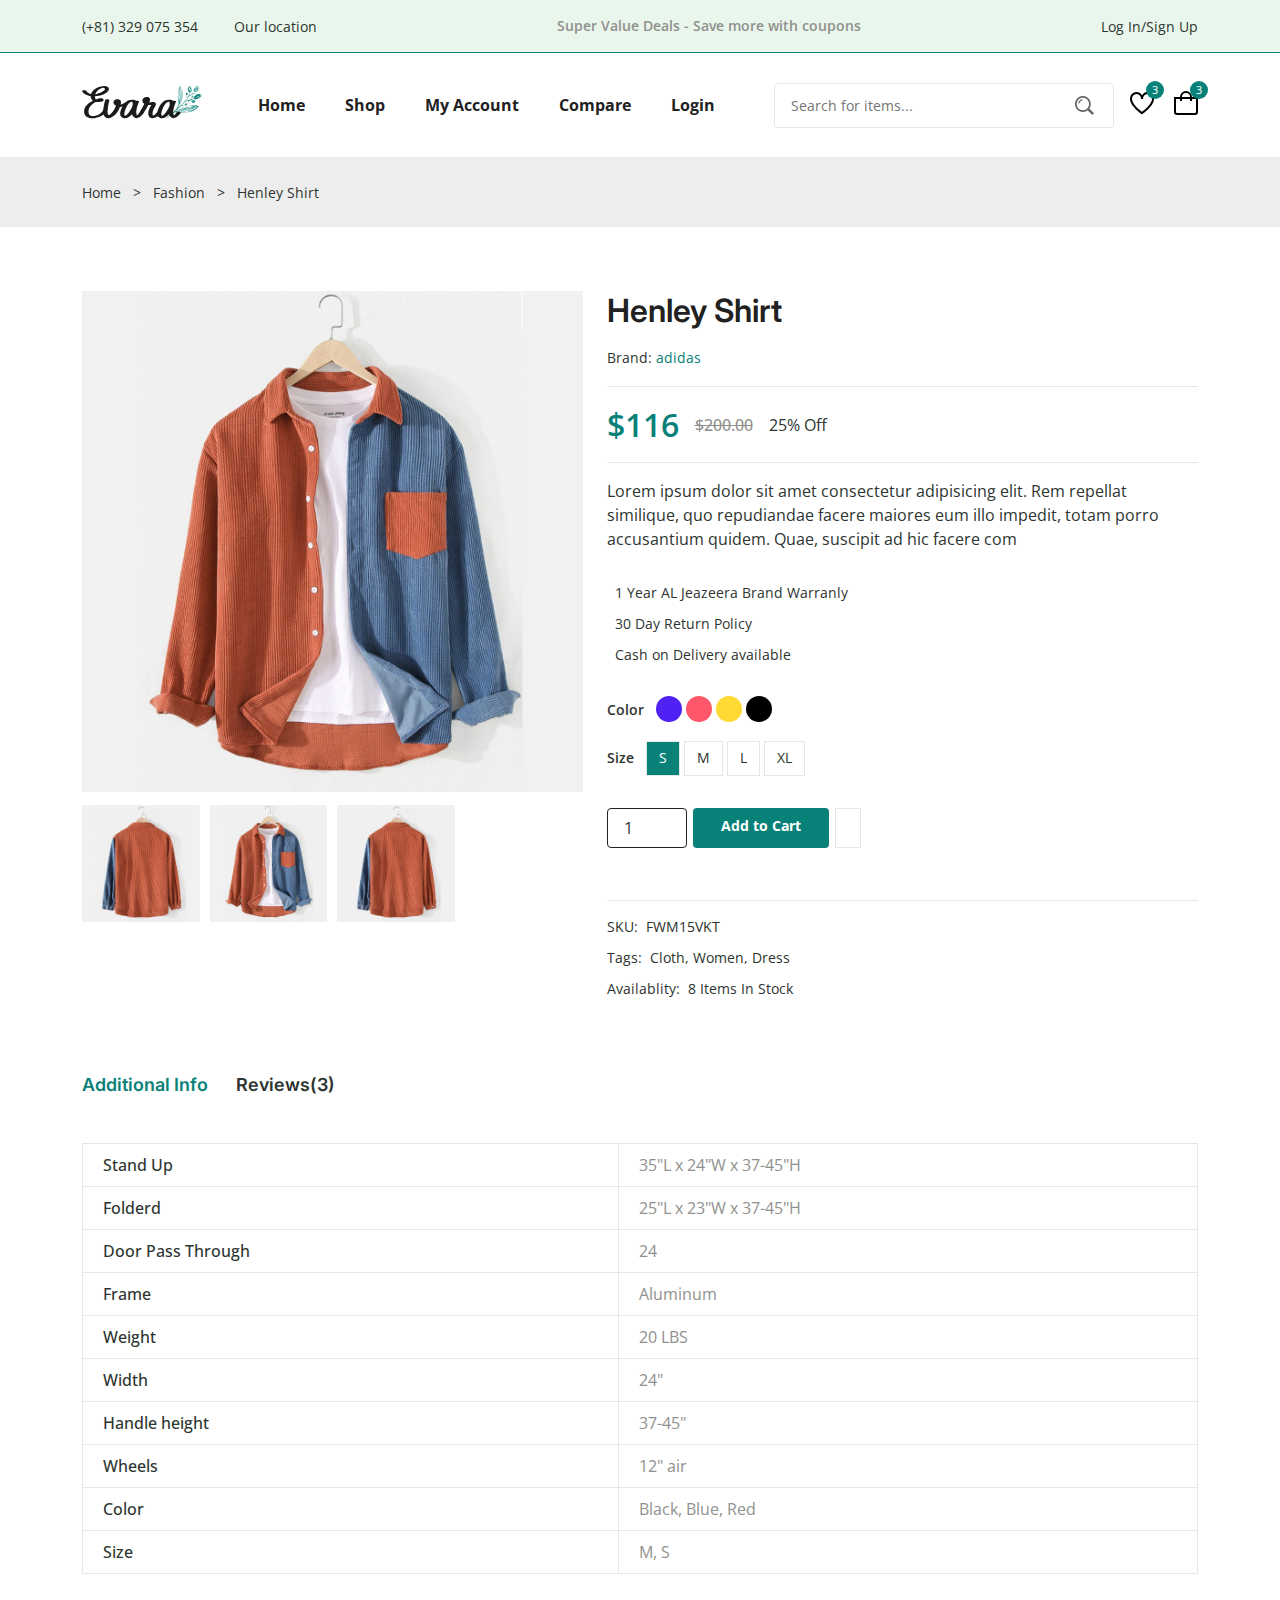
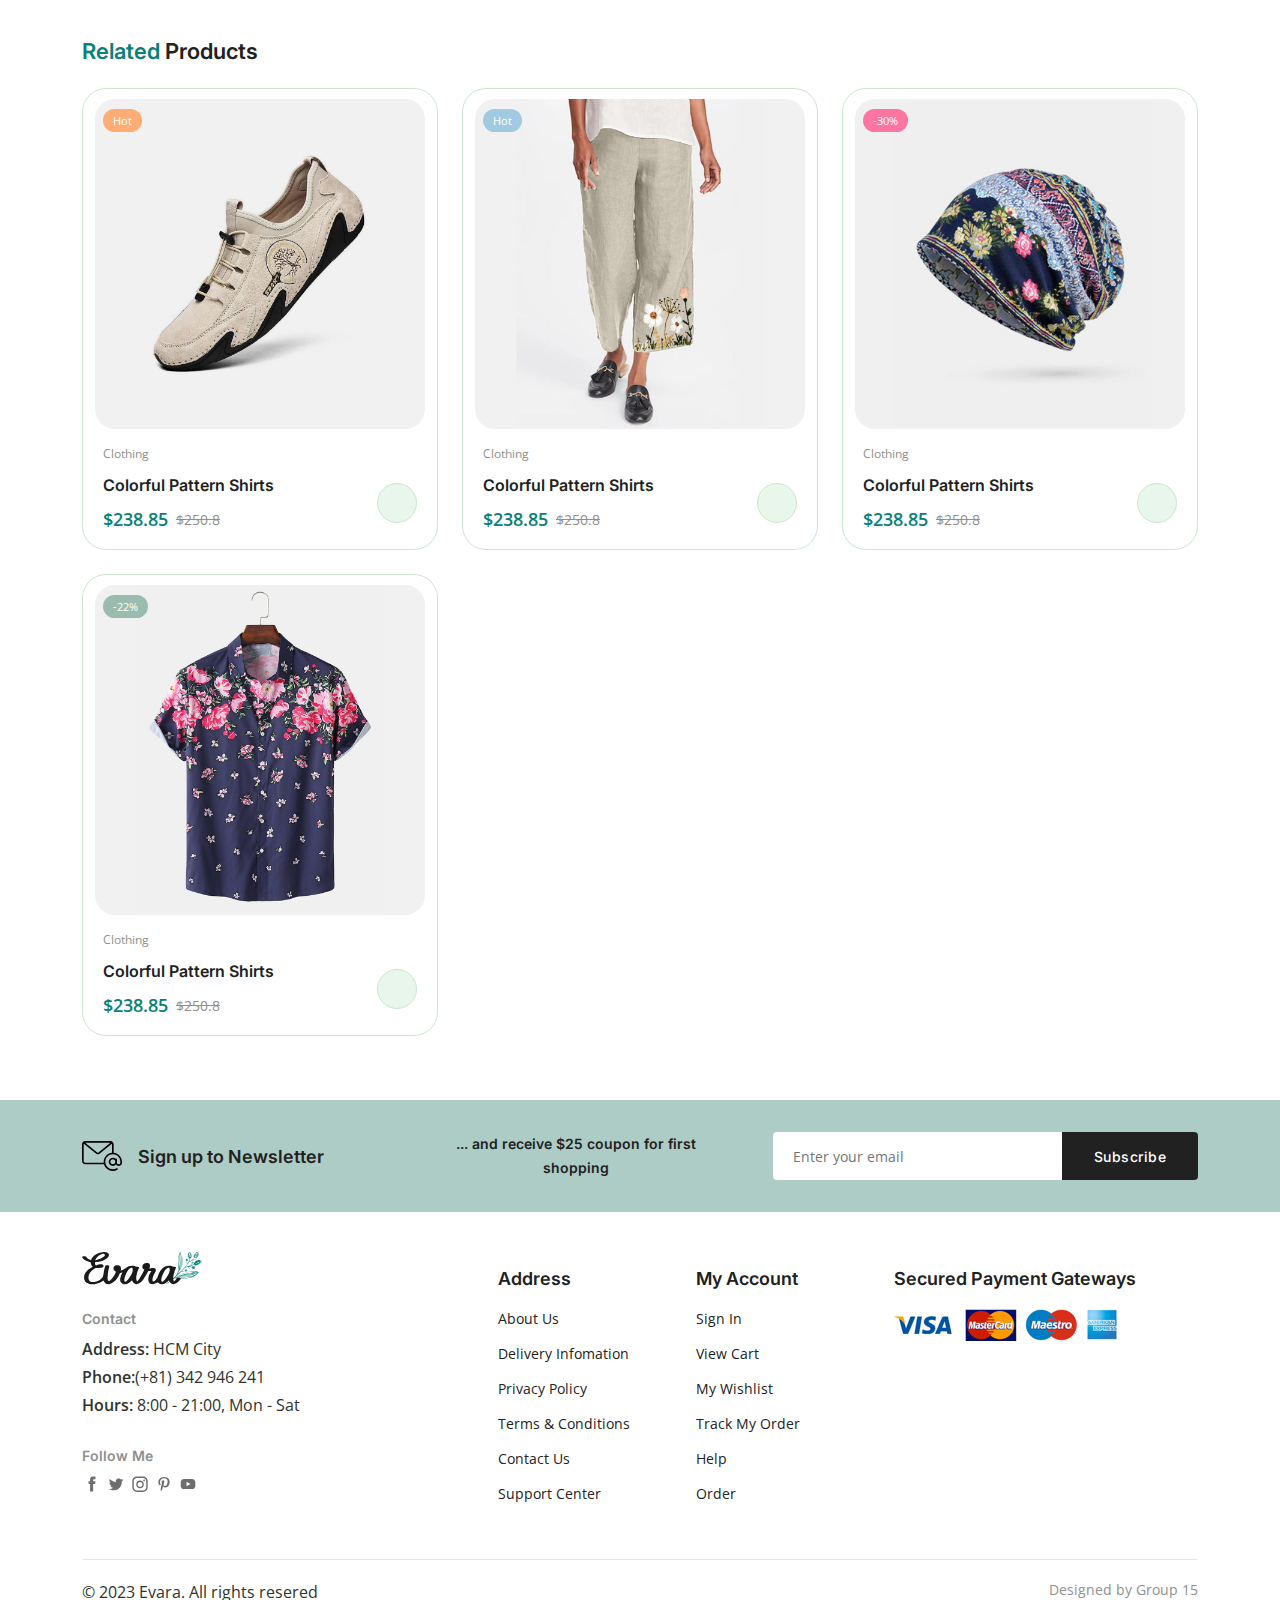
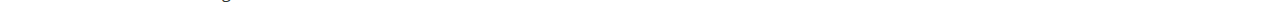
<file: details.html>
<!DOCTYPE html>
<html lang="en">

<head>
    <meta charset="UTF-8" />
    <meta name="viewport" content="width=device-width, initial-scale=1.0" />

    <!--=============== FLATICON ===============-->
    <link rel='stylesheet' href='https://cdn-uicons.flaticon.com/2.0.0/uicons-regular-straight/css/uicons-regular-straight.css'>

    <!--=============== SWIPER CSS ===============-->
    <link rel="stylesheet" href="https://cdn.jsdelivr.net/npm/swiper@11/swiper-bundle.min.css" />

    <!--=============== CSS ===============-->
    <link rel="stylesheet" href="./assets/css/styles.css" />

    <title>Ecommerce Website</title>
</head>

<body>
    <!--=============== HEADER ===============-->
    <header class="header">
        <div class="header__top">
            <div class="header__container container">
                <div class="header__contact">
                    <span>(+81) 329 075 354</span>

                    <span>Our location</span>
                </div>

                <p class="header__alert-news">
                    Super Value Deals - Save more with coupons
                </p>

                <div class="header__top-action">
                    <a href="#">Log In</a>/<a href="#">Sign Up</a>
                </div>
            </div>
        </div>

        <nav class="nav container">
            <a href="#" class="nav__logo">
                <img src="./assets/img/logo.svg" alt="" class="nav__logo-img">
            </a>

            <div class="nav__menu" id="nav-menu">
                <ul class="nav__list">
                    <li class="nav__item">
                        <a href="index.html" class="nav__link ">Home</a>
                    </li>

                    <li class="nav__item">
                        <a href="shop.html" class="nav__link">Shop</a>
                    </li>

                    <li class="nav__item">
                        <a href="account.html" class="nav__link">My Account</a>
                    </li>

                    <li class="nav__item">
                        <a href="compare.html" class="nav__link">Compare</a>
                    </li>

                    <li class="nav__item">
                        <a href="login-register.html" class="nav__link">Login</a>
                    </li>
                </ul>

                <div class="header__search">
                    <input type="text" placeholder="Search for items..." class="form__input" />

                    <button class="search__btn">
                  <img src="./assets/img/search.png" alt=""/>
                </button>
                </div>
            </div>

            <div class="header__user-actions">
                <a href="wishlist.html" class="header__action-btn">
                    <img src="./assets/img/icon-heart.svg" alt="">
                    <span class="count">3</span>
                </a>

                <a href="cart.html" class="header__action-btn">
                    <img src="./assets/img/icon-cart.svg" alt="">
                    <span class="count">3</span>
                </a>
            </div>
        </nav>
    </header>

    <!--=============== MAIN ===============-->
    <main class="main">
        <!--=============== BREADCRUMB ===============-->
        <section class="breadcrumb">
            <ul class="breadcrumb__list flex container">
                <li><a href="index.html" class="breadcrumb__link">Home</a></li>
                <li>
                    <span class="breadcrumb__link">></span>
                </li>
                <li>
                    <span class="breadcrumb__link">Fashion</span>
                </li>
                <li>
                    <span class="breadcrumb__link">></span>
                </li>
                <li>
                    <span class="breadcrumb__link">Henley Shirt</span>
                </li>
            </ul>
        </section>

        <!--=============== DETAILS ===============-->
        <section class="details section--lg">
            <div class="details__container container grid">
                <div class="details__group">
                    <img src="./assets/img/product-8-1.jpg" alt="" class="details__img">

                    <div class="details__small-images grid">
                        <img src="./assets/img/product-8-2.jpg" alt="" class="details__small-img">

                        <img src="./assets/img/product-8-1.jpg" alt="" class="details__small-img">

                        <img src="./assets/img/product-8-2.jpg" alt="" class="details__small-img">
                    </div>
                </div>

                <div class="details__group">
                    <h3 class="details__title">Henley Shirt</h3>
                    <p class="details__brand">Brand: <span>adidas</span></p>

                    <div class="details__price flex">
                        <span class="new__price">$116</span>
                        <span class="old__price">$200.00</span>
                        <span class="save__price">25% Off</span>
                    </div>

                    <p class="short__description">
                        Lorem ipsum dolor sit amet consectetur adipisicing elit. Rem repellat similique, quo repudiandae facere maiores eum illo impedit, totam porro accusantium quidem. Quae, suscipit ad hic facere com
                    </p>

                    <ul class="product__list">
                        <li class="list__item flex">
                            <i class="fi-rs-crown"></i> 1 Year AL Jeazeera Brand Warranly
                        </li>

                        <li class="list__item flex">
                            <i class="fi-rs-refresh"></i> 30 Day Return Policy
                        </li>

                        <li class="list__item flex">
                            <i class="fi-rs-credit-card"></i> Cash on Delivery available
                        </li>
                    </ul>

                    <div class="details__color flex">
                        <span class="details__color-title">Color</span>

                        <ul class="color__list">
                            <li>
                                <a href="#" class="color__link" style="background-color: hsl(253, 89%, 54%);"></a>
                            </li>

                            <li>
                                <a href="#" class="color__link" style="background-color: hsl(353, 100%, 67%);"></a>
                            </li>

                            <li>
                                <a href="#" class="color__link" style="background-color: hsl(49, 100%, 60%);"></a>
                            </li>

                            <li>
                                <a href="#" class="color__link" style="background-color: hsl(0, 0%, 0%);"></a>
                            </li>
                        </ul>
                    </div>

                    <div class="details__size flex">
                        <span class="details__size-title">Size</span>

                        <ul class="size__list">
                            <li>
                                <a href="#" class="size__link size-active">S</a>
                            </li>

                            <li>
                                <a href="#" class="size__link">M</a>
                            </li>

                            <li>
                                <a href="#" class="size__link">L</a>
                            </li>

                            <li>
                                <a href="#" class="size__link">XL</a>
                            </li>
                        </ul>
                    </div>

                    <div class="details__action">
                        <input type="number" name="" class="quantity" value="1" />

                        <a href="#" class="btn btn--sm">Add to Cart</a>

                        <a href="" class="details__action-btn">
                            <i class="fi fi-rs-heart"></i>
                        </a>
                    </div>

                    <ul class="details__meta">
                        <li class="meta__list flex"><span>SKU:</span> FWM15VKT</li>

                        <li class="meta__list flex"><span>Tags:</span> Cloth, Women, Dress</li>

                        <li class="meta__list flex"><span>Availablity:</span> 8 Items In Stock</li>

                    </ul>
                </div>
            </div>
        </section>

        <!--=============== DETAILS TAB ===============-->
        <section class="details__tab container">
            <div class="detail__tabs">
                <span class="detail__tab active-tab" data-target="#info">
                    Additional Info
                </span>
                <span class="detail__tab" data-target="#reviews">Reviews(3)</span>
            </div>

            <div class="details__tabs-content">
                <div class="details__tab-content active-tab" content id="info">
                    <table class="info__table">
                        <tr>
                            <th>Stand Up</th>
                            <td>35"L x 24"W x 37-45"H</td>
                        </tr>

                        <tr>
                            <th>Folderd</th>
                            <td>25"L x 23"W x 37-45"H</td>
                        </tr>

                        <tr>
                            <th>Door Pass Through</th>
                            <td>24</td>
                        </tr>

                        <tr>
                            <th>Frame</th>
                            <td>Aluminum</td>
                        </tr>

                        <tr>
                            <th>Weight</th>
                            <td>20 LBS</td>
                        </tr>

                        <tr>
                            <th>Width</th>
                            <td>24"</td>
                        </tr>

                        <tr>
                            <th>Handle height</th>
                            <td>37-45"</td>
                        </tr>

                        <tr>
                            <th>Wheels</th>
                            <td>12" air</td>
                        </tr>

                        <tr>
                            <th>Color</th>
                            <td>Black, Blue, Red</td>
                        </tr>

                        <tr>
                            <th>Size</th>
                            <td>M, S</td>
                        </tr>

                    </table>
                </div>

                <div class="details__tab-content" content id="reviews">
                    <div class="reviews__container grid">
                        <div class="review__single">
                            <div>
                                <img src="./assets/img/avatar-1.jpg" alt="" class="review__img">
                                <h4 class="review__title">Jacky Chan</h4>
                            </div>

                            <div class="review__data">
                                <div class="review__rating">
                                    <i class="fi fi-rs-star"></i>
                                    <i class="fi fi-rs-star"></i>
                                    <i class="fi fi-rs-star"></i>
                                    <i class="fi fi-rs-star"></i>
                                    <i class="fi fi-rs-star"></i>
                                </div>

                                <p class="review__description">
                                    Thank you very fast shipping from Poland only 3days.
                                </p>

                                <span class="review__date">November 14, 2023 at 23:11</span>
                            </div>
                        </div>

                        <div class="review__single">
                            <div>
                                <img src="./assets/img/avatar-2.jpg" alt="" class="review__img">
                                <h4 class="review__title">Jacky Chan</h4>
                            </div>

                            <div class="review__data">
                                <div class="review__rating">
                                    <i class="fi fi-rs-star"></i>
                                    <i class="fi fi-rs-star"></i>
                                    <i class="fi fi-rs-star"></i>
                                    <i class="fi fi-rs-star"></i>
                                    <i class="fi fi-rs-star"></i>
                                </div>

                                <p class="review__description">
                                    Great low price and works well.
                                </p>

                                <span class="review__date">November 14, 2023 at 23:11</span>
                            </div>
                        </div>

                        <div class="review__single">
                            <div>
                                <img src="./assets/img/avatar-3.jpg" alt="" class="review__img">
                                <h4 class="review__title">Jacky Chan</h4>
                            </div>

                            <div class="review__data">
                                <div class="review__rating">
                                    <i class="fi fi-rs-star"></i>
                                    <i class="fi fi-rs-star"></i>
                                    <i class="fi fi-rs-star"></i>
                                    <i class="fi fi-rs-star"></i>
                                    <i class="fi fi-rs-star"></i>
                                </div>

                                <p class="review__description">
                                    Thank you very much.
                                </p>

                                <span class="review__date">November 14, 2023 at 23:11</span>
                            </div>
                        </div>
                    </div>

                    <div class="review__form">
                        <h4 class="review__form-title">Add a review</h4>

                        <div class="rate__product">
                            <i class="fi fi-rs-star"></i>
                            <i class="fi fi-rs-star"></i>
                            <i class="fi fi-rs-star"></i>
                            <i class="fi fi-rs-star"></i>
                            <i class="fi fi-rs-star"></i>
                        </div>

                        <form action="" class="form grid">
                            <textarea name="" class="form__input textarea" placeholder="Write Comment"></textarea>

                            <div class="form__group grid">
                                <input type="text" name="" placeholder="Name" class="form__input">

                                <input type="email" name="" placeholder="Email" class="form__input">
                            </div>

                            <div class="form__btn">
                                <button class="btn">Submit Review</button>
                            </div>
                        </form>
                    </div>
                </div>
            </div>
        </section>

        <!--=============== PRODUCTS ===============-->
        <section class="products container section--lg">
            <h3 class="section__title"><span>Related</span> Products</h3>

            <div class="products__container grid">

                <div class="product__item">
                    <div class="product__banner">
                        <a href="details.html" class="product__images">
                            <img src="./assets/img/product-3-1.jpg" alt="" class="product__img default">

                            <img src="./assets/img/product-3-2.jpg" alt="" class="product__img hover">
                        </a>

                        <div class="product__actions">
                            <a href="#" class="action__btn" aria-label="Quick View">
                                <i class="fi fi-rs-eye"></i>
                            </a>

                            <a href="#" class="action__btn" aria-label="Add To Wishlist">
                                <i class="fi fi-rs-heart"></i>
                            </a>

                            <a href="#" class="action__btn" aria-label="Compare">
                                <i class="fi fi-rs-shuffle"></i>
                            </a>
                        </div>

                        <div class="product__badge light-orange">Hot</div>
                    </div>
                    <div class="product__content">
                        <span class="product__category">Clothing</span>
                        <a href="details.html">
                            <h3 class="product__title">Colorful Pattern Shirts</h3>
                        </a>
                        <div class="product__rating">
                            <i class="fi fi-rs-star"></i>
                            <i class="fi fi-rs-star"></i>
                            <i class="fi fi-rs-star"></i>
                            <i class="fi fi-rs-star"></i>
                            <i class="fi fi-rs-star"></i>
                        </div>
                        <div class="product__price flex">
                            <span class="new__price">$238.85</span>
                            <span class="old__price">$250.8</span>
                        </div>

                        <a href="#" class="action__btn cart__btn" aria-label="Add To Cart">
                            <i class="fi fi-rs-shopping-bag-add"></i>
                        </a>
                    </div>
                </div>

                <div class="product__item">
                    <div class="product__banner">
                        <a href="details.html" class="product__images">
                            <img src="./assets/img/product-4-1.jpg" alt="" class="product__img default">

                            <img src="./assets/img/product-4-2.jpg" alt="" class="product__img hover">
                        </a>

                        <div class="product__actions">
                            <a href="#" class="action__btn" aria-label="Quick View">
                                <i class="fi fi-rs-eye"></i>
                            </a>

                            <a href="#" class="action__btn" aria-label="Add To Wishlist">
                                <i class="fi fi-rs-heart"></i>
                            </a>

                            <a href="#" class="action__btn" aria-label="Compare">
                                <i class="fi fi-rs-shuffle"></i>
                            </a>
                        </div>

                        <div class="product__badge light-blue">Hot</div>
                    </div>
                    <div class="product__content">
                        <span class="product__category">Clothing</span>
                        <a href="details.html">
                            <h3 class="product__title">Colorful Pattern Shirts</h3>
                        </a>
                        <div class="product__rating">
                            <i class="fi fi-rs-star"></i>
                            <i class="fi fi-rs-star"></i>
                            <i class="fi fi-rs-star"></i>
                            <i class="fi fi-rs-star"></i>
                            <i class="fi fi-rs-star"></i>
                        </div>
                        <div class="product__price flex">
                            <span class="new__price">$238.85</span>
                            <span class="old__price">$250.8</span>
                        </div>

                        <a href="#" class="action__btn cart__btn" aria-label="Add To Cart">
                            <i class="fi fi-rs-shopping-bag-add"></i>
                        </a>
                    </div>
                </div>

                <div class="product__item">
                    <div class="product__banner">
                        <a href="details.html" class="product__images">
                            <img src="./assets/img/product-5-1.jpg" alt="" class="product__img default">

                            <img src="./assets/img/product-5-2.jpg" alt="" class="product__img hover">
                        </a>

                        <div class="product__actions">
                            <a href="#" class="action__btn" aria-label="Quick View">
                                <i class="fi fi-rs-eye"></i>
                            </a>

                            <a href="#" class="action__btn" aria-label="Add To Wishlist">
                                <i class="fi fi-rs-heart"></i>
                            </a>

                            <a href="#" class="action__btn" aria-label="Compare">
                                <i class="fi fi-rs-shuffle"></i>
                            </a>
                        </div>

                        <div class="product__badge light-pink">-30%</div>
                    </div>
                    <div class="product__content">
                        <span class="product__category">Clothing</span>
                        <a href="details.html">
                            <h3 class="product__title">Colorful Pattern Shirts</h3>
                        </a>
                        <div class="product__rating">
                            <i class="fi fi-rs-star"></i>
                            <i class="fi fi-rs-star"></i>
                            <i class="fi fi-rs-star"></i>
                            <i class="fi fi-rs-star"></i>
                            <i class="fi fi-rs-star"></i>
                        </div>
                        <div class="product__price flex">
                            <span class="new__price">$238.85</span>
                            <span class="old__price">$250.8</span>
                        </div>

                        <a href="#" class="action__btn cart__btn" aria-label="Add To Cart">
                            <i class="fi fi-rs-shopping-bag-add"></i>
                        </a>
                    </div>
                </div>

                <div class="product__item">
                    <div class="product__banner">
                        <a href="details.html" class="product__images">
                            <img src="./assets/img/product-6-1.jpg" alt="" class="product__img default">

                            <img src="./assets/img/product-6-2.jpg" alt="" class="product__img hover">
                        </a>

                        <div class="product__actions">
                            <a href="#" class="action__btn" aria-label="Quick View">
                                <i class="fi fi-rs-eye"></i>
                            </a>

                            <a href="#" class="action__btn" aria-label="Add To Wishlist">
                                <i class="fi fi-rs-heart"></i>
                            </a>

                            <a href="#" class="action__btn" aria-label="Compare">
                                <i class="fi fi-rs-shuffle"></i>
                            </a>
                        </div>

                        <div class="product__badge light-green">-22%</div>
                    </div>
                    <div class="product__content">
                        <span class="product__category">Clothing</span>
                        <a href="details.html">
                            <h3 class="product__title">Colorful Pattern Shirts</h3>
                        </a>
                        <div class="product__rating">
                            <i class="fi fi-rs-star"></i>
                            <i class="fi fi-rs-star"></i>
                            <i class="fi fi-rs-star"></i>
                            <i class="fi fi-rs-star"></i>
                            <i class="fi fi-rs-star"></i>
                        </div>
                        <div class="product__price flex">
                            <span class="new__price">$238.85</span>
                            <span class="old__price">$250.8</span>
                        </div>

                        <a href="#" class="action__btn cart__btn" aria-label="Add To Cart">
                            <i class="fi fi-rs-shopping-bag-add"></i>
                        </a>
                    </div>
                </div>

            </div>
        </section>

        <!--=============== NEWSLETTER ===============-->
        <section class="newsletter section">
            <div class="newsletter__container container grid">
                <h3 class="newsletter__title flex">
                    <img src="./assets/img/icon-email.svg" alt="" class="newsletter__icon" /> Sign up to Newsletter
                </h3>

                <p class="newsletter__description">... and receive $25 coupon for first shopping</p>

                <form action="" class="newsletter__form">
                    <input type="text" placeholder="Enter your email" class="newsletter__input">
                    <input type="submit" class="newsletter__input-btn" value="Subscribe">
                </form>
            </div>
        </section>
    </main>

    <!--=============== FOOTER ===============-->
    <footer class="footer container">
        <div class="footer__container grid">
            <div class="footer__content">
                <a href="#" class="footer__logo">
                    <img src="./assets/img/logo.svg" alt="" class="footer__logo-img">
                </a>

                <h4 class="footer__subtitle">Contact</h4>

                <p class="footer__description"><span>Address:</span> HCM City</p>

                <p class="footer__description"><span>Phone:</span>(+81) 342 946 241</p>

                <p class="footer__description"><span>Hours:</span> 8:00 - 21:00, Mon - Sat</p>

                <div class="footer__social">
                    <h4 class="footer__subtitle">Follow Me</h4>

                    <div class="footer__social-links flex">
                        <a href="">
                            <img src="./assets/img/icon-facebook.svg" alt="" class="footer__social-icon">
                        </a>

                        <a href="">
                            <img src="./assets/img/icon-twitter.svg" alt="" class="footer__social-icon">
                        </a>

                        <a href="">
                            <img src="./assets/img/icon-instagram.svg" alt="" class="footer__social-icon">
                        </a>

                        <a href="">
                            <img src="./assets/img/icon-pinterest.svg" alt="" class="footer__social-icon">
                        </a>

                        <a href="">
                            <img src="./assets/img/icon-youtube.svg" alt="" class="footer__social-icon">
                        </a>
                    </div>
                </div>
            </div>

            <div class="footer__content">
                <h3 class="footer__title">Address</h3>

                <ul class="footer__links">
                    <li><a href="" class="footer__link">About Us</a></li>
                    <li><a href="" class="footer__link">Delivery Infomation</a></li>
                    <li><a href="" class="footer__link">Privacy Policy</a></li>
                    <li><a href="" class="footer__link">Terms & Conditions</a></li>
                    <li><a href="" class="footer__link">Contact Us</a></li>
                    <li><a href="" class="footer__link">Support Center</a></li>
                </ul>
            </div>

            <div class="footer__content">
                <h3 class="footer__title">My Account</h3>

                <ul class="footer__links">
                    <li><a href="" class="footer__link">Sign In</a></li>
                    <li><a href="" class="footer__link">View Cart</a></li>
                    <li><a href="" class="footer__link">My Wishlist</a></li>
                    <li><a href="" class="footer__link">Track My Order</a></li>
                    <li><a href="" class="footer__link">Help</a></li>
                    <li><a href="" class="footer__link">Order</a></li>
                </ul>
            </div>

            <div class="footer__content">
                <h3 class="footer__title">Secured Payment Gateways</h3>

                <img src="./assets/img/payment-method.png" alt="" class="payment__img">
            </div>
        </div>
        <div class="footer__bottom">
            <p class="copyrignt">&copy; 2023 Evara. All rights resered</p>
            <span class="designer">Designed by Group 15</span>
        </div>
    </footer>

    <!--=============== SWIPER JS ===============-->
    <script src="https://cdn.jsdelivr.net/npm/swiper@11/swiper-bundle.min.js"></script>

    <!--=============== MAIN JS ===============-->
    <script src="./assets/js/main.js"></script>
</body>

</html>
</file>
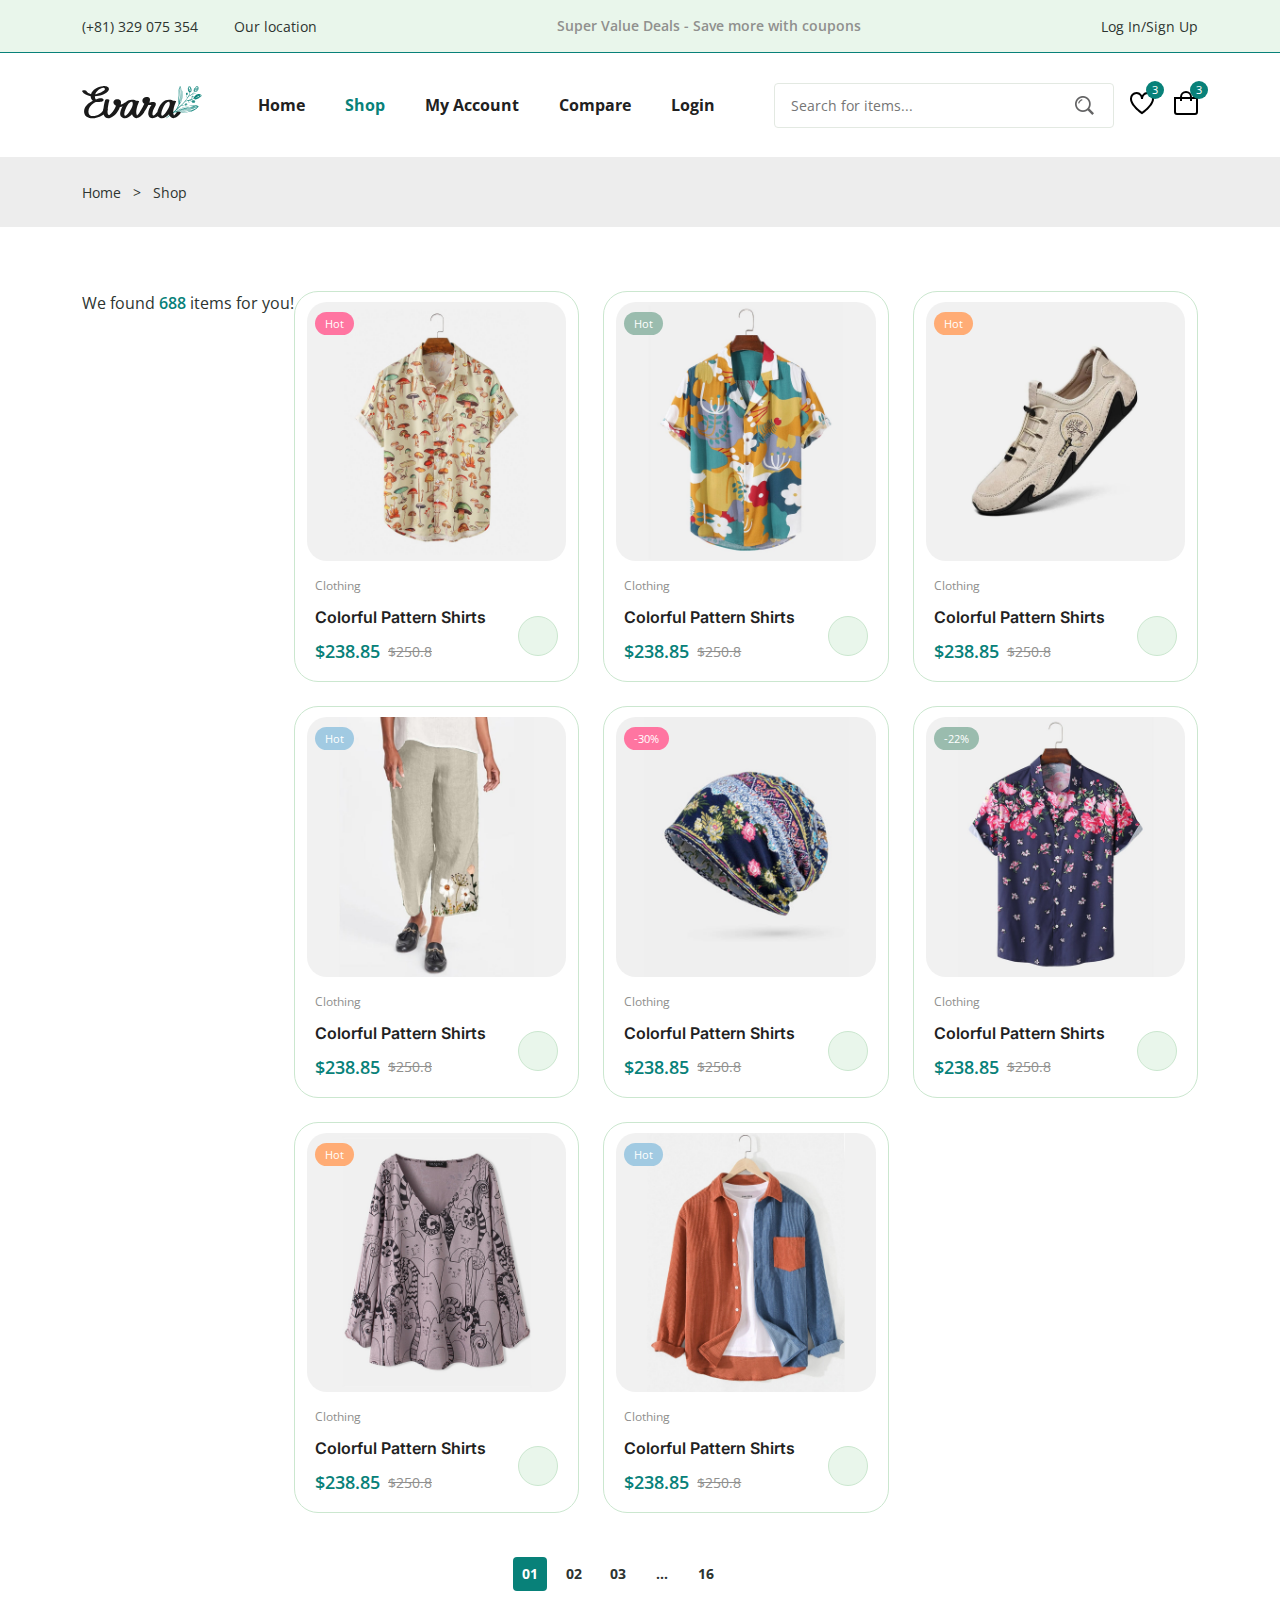
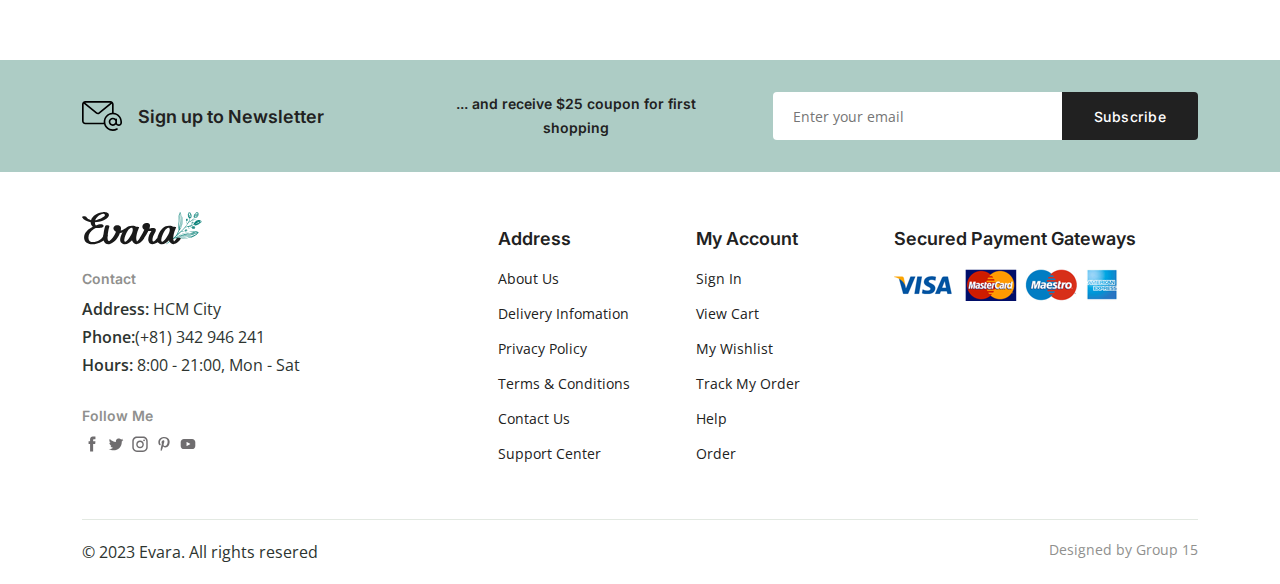
<file: shop.html>
<!DOCTYPE html>
<html lang="en">

<head>
    <meta charset="UTF-8" />
    <meta name="viewport" content="width=device-width, initial-scale=1.0" />

    <!--=============== FLATICON ===============-->
    <link rel='stylesheet' href='https://cdn-uicons.flaticon.com/2.0.0/uicons-regular-straight/css/uicons-regular-straight.css'>

    <!--=============== SWIPER CSS ===============-->
    <link rel="stylesheet" href="https://cdn.jsdelivr.net/npm/swiper@11/swiper-bundle.min.css" />

    <!--=============== CSS ===============-->
    <link rel="stylesheet" href="./assets/css/styles.css" />

    <title>Ecommerce Website</title>
</head>

<body>
    <!--=============== HEADER ===============-->
    <header class="header">
        <div class="header__top">
            <div class="header__container container">
                <div class="header__contact">
                    <span>(+81) 329 075 354</span>

                    <span>Our location</span>
                </div>

                <p class="header__alert-news">
                    Super Value Deals - Save more with coupons
                </p>

                <div class="header__top-action">
                    <a href="#">Log In</a>/<a href="#">Sign Up</a>
                </div>
            </div>
        </div>

        <nav class="nav container">
            <a href="#" class="nav__logo">
                <img src="./assets/img/logo.svg" alt="" class="nav__logo-img">
            </a>

            <div class="nav__menu" id="nav-menu">
                <ul class="nav__list">
                    <li class="nav__item">
                        <a href="index.html" class="nav__link ">Home</a>
                    </li>

                    <li class="nav__item">
                        <a href="shop.html" class="nav__link active-link">Shop</a>
                    </li>

                    <li class="nav__item">
                        <a href="account.html" class="nav__link">My Account</a>
                    </li>

                    <li class="nav__item">
                        <a href="compare.html" class="nav__link">Compare</a>
                    </li>

                    <li class="nav__item">
                        <a href="login-register.html" class="nav__link">Login</a>
                    </li>
                </ul>

                <div class="header__search">
                    <input type="text" placeholder="Search for items..." class="form__input" />

                    <button class="search__btn">
                    <img src="./assets/img/search.png" alt=""/>
                  </button>
                </div>
            </div>

            <div class="header__user-actions">
                <a href="wishlist.html" class="header__action-btn">
                    <img src="./assets/img/icon-heart.svg" alt="">
                    <span class="count">3</span>
                </a>

                <a href="cart.html" class="header__action-btn">
                    <img src="./assets/img/icon-cart.svg" alt="">
                    <span class="count">3</span>
                </a>
            </div>
        </nav>
    </header>

    <!--=============== MAIN ===============-->
    <main class="main">
        <!--=============== BREADCRUMB ===============-->
        <section class="breadcrumb">
            <ul class="breadcrumb__list flex container">
                <li><a href="index.html" class="breadcrumb__link">Home</a></li>
                <li>
                    <span class="breadcrumb__link">></span>
                </li>
                <li>
                    <span class="breadcrumb__link">Shop</span>
                </li>
            </ul>
        </section>

        <!--=============== PRODUCTS ===============-->
        <section class="products section--lg container">
            <p class="total__products">We found <span>688</span> items for you!</p>

            <div class="products__container grid">
                <div class="product__item">
                    <div class="product__banner">
                        <a href="details.html" class="product__images">
                            <img src="./assets/img/product-1-1.jpg" alt="" class="product__img default">

                            <img src="./assets/img/product-1-2.jpg" alt="" class="product__img hover">
                        </a>

                        <div class="product__actions">
                            <a href="#" class="action__btn" aria-label="Quick View">
                                <i class="fi fi-rs-eye"></i>
                            </a>

                            <a href="#" class="action__btn" aria-label="Add To Wishlist">
                                <i class="fi fi-rs-heart"></i>
                            </a>

                            <a href="#" class="action__btn" aria-label="Compare">
                                <i class="fi fi-rs-shuffle"></i>
                            </a>
                        </div>

                        <div class="product__badge light-pink">Hot</div>
                    </div>
                    <div class="product__content">
                        <span class="product__category">Clothing</span>
                        <a href="details.html">
                            <h3 class="product__title">Colorful Pattern Shirts</h3>
                        </a>
                        <div class="product__rating">
                            <i class="fi fi-rs-star"></i>
                            <i class="fi fi-rs-star"></i>
                            <i class="fi fi-rs-star"></i>
                            <i class="fi fi-rs-star"></i>
                            <i class="fi fi-rs-star"></i>
                        </div>
                        <div class="product__price flex">
                            <span class="new__price">$238.85</span>
                            <span class="old__price">$250.8</span>
                        </div>

                        <a href="#" class="action__btn cart__btn" aria-label="Add To Cart">
                            <i class="fi fi-rs-shopping-bag-add"></i>
                        </a>
                    </div>
                </div>

                <div class="product__item">
                    <div class="product__banner">
                        <a href="details.html" class="product__images">
                            <img src="./assets/img/product-2-1.jpg" alt="" class="product__img default">

                            <img src="./assets/img/product-2-2.jpg" alt="" class="product__img hover">
                        </a>

                        <div class="product__actions">
                            <a href="#" class="action__btn" aria-label="Quick View">
                                <i class="fi fi-rs-eye"></i>
                            </a>

                            <a href="#" class="action__btn" aria-label="Add To Wishlist">
                                <i class="fi fi-rs-heart"></i>
                            </a>

                            <a href="#" class="action__btn" aria-label="Compare">
                                <i class="fi fi-rs-shuffle"></i>
                            </a>
                        </div>

                        <div class="product__badge light-green">Hot</div>
                    </div>
                    <div class="product__content">
                        <span class="product__category">Clothing</span>
                        <a href="details.html">
                            <h3 class="product__title">Colorful Pattern Shirts</h3>
                        </a>
                        <div class="product__rating">
                            <i class="fi fi-rs-star"></i>
                            <i class="fi fi-rs-star"></i>
                            <i class="fi fi-rs-star"></i>
                            <i class="fi fi-rs-star"></i>
                            <i class="fi fi-rs-star"></i>
                        </div>
                        <div class="product__price flex">
                            <span class="new__price">$238.85</span>
                            <span class="old__price">$250.8</span>
                        </div>

                        <a href="#" class="action__btn cart__btn" aria-label="Add To Cart">
                            <i class="fi fi-rs-shopping-bag-add"></i>
                        </a>
                    </div>
                </div>

                <div class="product__item">
                    <div class="product__banner">
                        <a href="details.html" class="product__images">
                            <img src="./assets/img/product-3-1.jpg" alt="" class="product__img default">

                            <img src="./assets/img/product-3-2.jpg" alt="" class="product__img hover">
                        </a>

                        <div class="product__actions">
                            <a href="#" class="action__btn" aria-label="Quick View">
                                <i class="fi fi-rs-eye"></i>
                            </a>

                            <a href="#" class="action__btn" aria-label="Add To Wishlist">
                                <i class="fi fi-rs-heart"></i>
                            </a>

                            <a href="#" class="action__btn" aria-label="Compare">
                                <i class="fi fi-rs-shuffle"></i>
                            </a>
                        </div>

                        <div class="product__badge light-orange">Hot</div>
                    </div>
                    <div class="product__content">
                        <span class="product__category">Clothing</span>
                        <a href="details.html">
                            <h3 class="product__title">Colorful Pattern Shirts</h3>
                        </a>
                        <div class="product__rating">
                            <i class="fi fi-rs-star"></i>
                            <i class="fi fi-rs-star"></i>
                            <i class="fi fi-rs-star"></i>
                            <i class="fi fi-rs-star"></i>
                            <i class="fi fi-rs-star"></i>
                        </div>
                        <div class="product__price flex">
                            <span class="new__price">$238.85</span>
                            <span class="old__price">$250.8</span>
                        </div>

                        <a href="#" class="action__btn cart__btn" aria-label="Add To Cart">
                            <i class="fi fi-rs-shopping-bag-add"></i>
                        </a>
                    </div>
                </div>

                <div class="product__item">
                    <div class="product__banner">
                        <a href="details.html" class="product__images">
                            <img src="./assets/img/product-4-1.jpg" alt="" class="product__img default">

                            <img src="./assets/img/product-4-2.jpg" alt="" class="product__img hover">
                        </a>

                        <div class="product__actions">
                            <a href="#" class="action__btn" aria-label="Quick View">
                                <i class="fi fi-rs-eye"></i>
                            </a>

                            <a href="#" class="action__btn" aria-label="Add To Wishlist">
                                <i class="fi fi-rs-heart"></i>
                            </a>

                            <a href="#" class="action__btn" aria-label="Compare">
                                <i class="fi fi-rs-shuffle"></i>
                            </a>
                        </div>

                        <div class="product__badge light-blue">Hot</div>
                    </div>
                    <div class="product__content">
                        <span class="product__category">Clothing</span>
                        <a href="details.html">
                            <h3 class="product__title">Colorful Pattern Shirts</h3>
                        </a>
                        <div class="product__rating">
                            <i class="fi fi-rs-star"></i>
                            <i class="fi fi-rs-star"></i>
                            <i class="fi fi-rs-star"></i>
                            <i class="fi fi-rs-star"></i>
                            <i class="fi fi-rs-star"></i>
                        </div>
                        <div class="product__price flex">
                            <span class="new__price">$238.85</span>
                            <span class="old__price">$250.8</span>
                        </div>

                        <a href="#" class="action__btn cart__btn" aria-label="Add To Cart">
                            <i class="fi fi-rs-shopping-bag-add"></i>
                        </a>
                    </div>
                </div>

                <div class="product__item">
                    <div class="product__banner">
                        <a href="details.html" class="product__images">
                            <img src="./assets/img/product-5-1.jpg" alt="" class="product__img default">

                            <img src="./assets/img/product-5-2.jpg" alt="" class="product__img hover">
                        </a>

                        <div class="product__actions">
                            <a href="#" class="action__btn" aria-label="Quick View">
                                <i class="fi fi-rs-eye"></i>
                            </a>

                            <a href="#" class="action__btn" aria-label="Add To Wishlist">
                                <i class="fi fi-rs-heart"></i>
                            </a>

                            <a href="#" class="action__btn" aria-label="Compare">
                                <i class="fi fi-rs-shuffle"></i>
                            </a>
                        </div>

                        <div class="product__badge light-pink">-30%</div>
                    </div>
                    <div class="product__content">
                        <span class="product__category">Clothing</span>
                        <a href="details.html">
                            <h3 class="product__title">Colorful Pattern Shirts</h3>
                        </a>
                        <div class="product__rating">
                            <i class="fi fi-rs-star"></i>
                            <i class="fi fi-rs-star"></i>
                            <i class="fi fi-rs-star"></i>
                            <i class="fi fi-rs-star"></i>
                            <i class="fi fi-rs-star"></i>
                        </div>
                        <div class="product__price flex">
                            <span class="new__price">$238.85</span>
                            <span class="old__price">$250.8</span>
                        </div>

                        <a href="#" class="action__btn cart__btn" aria-label="Add To Cart">
                            <i class="fi fi-rs-shopping-bag-add"></i>
                        </a>
                    </div>
                </div>

                <div class="product__item">
                    <div class="product__banner">
                        <a href="details.html" class="product__images">
                            <img src="./assets/img/product-6-1.jpg" alt="" class="product__img default">

                            <img src="./assets/img/product-6-2.jpg" alt="" class="product__img hover">
                        </a>

                        <div class="product__actions">
                            <a href="#" class="action__btn" aria-label="Quick View">
                                <i class="fi fi-rs-eye"></i>
                            </a>

                            <a href="#" class="action__btn" aria-label="Add To Wishlist">
                                <i class="fi fi-rs-heart"></i>
                            </a>

                            <a href="#" class="action__btn" aria-label="Compare">
                                <i class="fi fi-rs-shuffle"></i>
                            </a>
                        </div>

                        <div class="product__badge light-green">-22%</div>
                    </div>
                    <div class="product__content">
                        <span class="product__category">Clothing</span>
                        <a href="details.html">
                            <h3 class="product__title">Colorful Pattern Shirts</h3>
                        </a>
                        <div class="product__rating">
                            <i class="fi fi-rs-star"></i>
                            <i class="fi fi-rs-star"></i>
                            <i class="fi fi-rs-star"></i>
                            <i class="fi fi-rs-star"></i>
                            <i class="fi fi-rs-star"></i>
                        </div>
                        <div class="product__price flex">
                            <span class="new__price">$238.85</span>
                            <span class="old__price">$250.8</span>
                        </div>

                        <a href="#" class="action__btn cart__btn" aria-label="Add To Cart">
                            <i class="fi fi-rs-shopping-bag-add"></i>
                        </a>
                    </div>
                </div>

                <div class="product__item">
                    <div class="product__banner">
                        <a href="details.html" class="product__images">
                            <img src="./assets/img/product-7-1.jpg" alt="" class="product__img default">

                            <img src="./assets/img/product-7-2.jpg" alt="" class="product__img hover">
                        </a>

                        <div class="product__actions">
                            <a href="#" class="action__btn" aria-label="Quick View">
                                <i class="fi fi-rs-eye"></i>
                            </a>

                            <a href="#" class="action__btn" aria-label="Add To Wishlist">
                                <i class="fi fi-rs-heart"></i>
                            </a>

                            <a href="#" class="action__btn" aria-label="Compare">
                                <i class="fi fi-rs-shuffle"></i>
                            </a>
                        </div>

                        <div class="product__badge light-orange">Hot</div>
                    </div>
                    <div class="product__content">
                        <span class="product__category">Clothing</span>
                        <a href="details.html">
                            <h3 class="product__title">Colorful Pattern Shirts</h3>
                        </a>
                        <div class="product__rating">
                            <i class="fi fi-rs-star"></i>
                            <i class="fi fi-rs-star"></i>
                            <i class="fi fi-rs-star"></i>
                            <i class="fi fi-rs-star"></i>
                            <i class="fi fi-rs-star"></i>
                        </div>
                        <div class="product__price flex">
                            <span class="new__price">$238.85</span>
                            <span class="old__price">$250.8</span>
                        </div>

                        <a href="#" class="action__btn cart__btn" aria-label="Add To Cart">
                            <i class="fi fi-rs-shopping-bag-add"></i>
                        </a>
                    </div>
                </div>

                <div class="product__item">
                    <div class="product__banner">
                        <a href="details.html" class="product__images">
                            <img src="./assets/img/product-8-1.jpg" alt="" class="product__img default">

                            <img src="./assets/img/product-8-2.jpg" alt="" class="product__img hover">
                        </a>

                        <div class="product__actions">
                            <a href="#" class="action__btn" aria-label="Quick View">
                                <i class="fi fi-rs-eye"></i>
                            </a>

                            <a href="#" class="action__btn" aria-label="Add To Wishlist">
                                <i class="fi fi-rs-heart"></i>
                            </a>

                            <a href="#" class="action__btn" aria-label="Compare">
                                <i class="fi fi-rs-shuffle"></i>
                            </a>
                        </div>

                        <div class="product__badge light-blue">Hot</div>
                    </div>
                    <div class="product__content">
                        <span class="product__category">Clothing</span>
                        <a href="details.html">
                            <h3 class="product__title">Colorful Pattern Shirts</h3>
                        </a>
                        <div class="product__rating">
                            <i class="fi fi-rs-star"></i>
                            <i class="fi fi-rs-star"></i>
                            <i class="fi fi-rs-star"></i>
                            <i class="fi fi-rs-star"></i>
                            <i class="fi fi-rs-star"></i>
                        </div>
                        <div class="product__price flex">
                            <span class="new__price">$238.85</span>
                            <span class="old__price">$250.8</span>
                        </div>

                        <a href="#" class="action__btn cart__btn" aria-label="Add To Cart">
                            <i class="fi fi-rs-shopping-bag-add"></i>
                        </a>
                    </div>
                </div>
            </div>

            <ul class="pagination">
                <li><a href="#" class="pagination__link active">01</a></li>
                <li><a href="#" class="pagination__link">02</a></li>
                <li><a href="#" class="pagination__link">03</a></li>
                <li><a href="#" class="pagination__link">...</a></li>
                <li><a href="#" class="pagination__link">16</a></li>
                <li>
                    <a href="#" class="pagination__link icon">
                        <i class="fi-rs-angle-double-small-right"></i>
                    </a>
                </li>


            </ul>
        </section>

        <!--=============== NEWSLETTER ===============-->
        <section class="newsletter section">
            <div class="newsletter__container container grid">
                <h3 class="newsletter__title flex">
                    <img src="./assets/img/icon-email.svg" alt="" class="newsletter__icon" /> Sign up to Newsletter
                </h3>

                <p class="newsletter__description">... and receive $25 coupon for first shopping</p>

                <form action="" class="newsletter__form">
                    <input type="text" placeholder="Enter your email" class="newsletter__input">
                    <input type="submit" class="newsletter__input-btn" value="Subscribe">
                </form>
            </div>
        </section>
    </main>

    <!--=============== FOOTER ===============-->
    <footer class="footer container">
        <div class="footer__container grid">
            <div class="footer__content">
                <a href="#" class="footer__logo">
                    <img src="./assets/img/logo.svg" alt="" class="footer__logo-img">
                </a>

                <h4 class="footer__subtitle">Contact</h4>

                <p class="footer__description"><span>Address:</span> HCM City</p>

                <p class="footer__description"><span>Phone:</span>(+81) 342 946 241</p>

                <p class="footer__description"><span>Hours:</span> 8:00 - 21:00, Mon - Sat</p>

                <div class="footer__social">
                    <h4 class="footer__subtitle">Follow Me</h4>

                    <div class="footer__social-links flex">
                        <a href="">
                            <img src="./assets/img/icon-facebook.svg" alt="" class="footer__social-icon">
                        </a>

                        <a href="">
                            <img src="./assets/img/icon-twitter.svg" alt="" class="footer__social-icon">
                        </a>

                        <a href="">
                            <img src="./assets/img/icon-instagram.svg" alt="" class="footer__social-icon">
                        </a>

                        <a href="">
                            <img src="./assets/img/icon-pinterest.svg" alt="" class="footer__social-icon">
                        </a>

                        <a href="">
                            <img src="./assets/img/icon-youtube.svg" alt="" class="footer__social-icon">
                        </a>
                    </div>
                </div>
            </div>

            <div class="footer__content">
                <h3 class="footer__title">Address</h3>

                <ul class="footer__links">
                    <li><a href="" class="footer__link">About Us</a></li>
                    <li><a href="" class="footer__link">Delivery Infomation</a></li>
                    <li><a href="" class="footer__link">Privacy Policy</a></li>
                    <li><a href="" class="footer__link">Terms & Conditions</a></li>
                    <li><a href="" class="footer__link">Contact Us</a></li>
                    <li><a href="" class="footer__link">Support Center</a></li>
                </ul>
            </div>

            <div class="footer__content">
                <h3 class="footer__title">My Account</h3>

                <ul class="footer__links">
                    <li><a href="" class="footer__link">Sign In</a></li>
                    <li><a href="" class="footer__link">View Cart</a></li>
                    <li><a href="" class="footer__link">My Wishlist</a></li>
                    <li><a href="" class="footer__link">Track My Order</a></li>
                    <li><a href="" class="footer__link">Help</a></li>
                    <li><a href="" class="footer__link">Order</a></li>
                </ul>
            </div>

            <div class="footer__content">
                <h3 class="footer__title">Secured Payment Gateways</h3>

                <img src="./assets/img/payment-method.png" alt="" class="payment__img">
            </div>
        </div>
        <div class="footer__bottom">
            <p class="copyrignt">&copy; 2023 Evara. All rights resered</p>
            <span class="designer">Designed by Group 15</span>
        </div>
    </footer>

    <!--=============== SWIPER JS ===============-->
    <script src="https://cdn.jsdelivr.net/npm/swiper@11/swiper-bundle.min.js"></script>

    <!--=============== MAIN JS ===============-->
    <script src="./assets/js/main.js"></script>
</body>

</html>
</file>
<file: assets/css/styles.css>
/*=============== GOOGLE FONTS ===============*/

@import url('https://fonts.googleapis.com/css2?family=Inter:wght@400;500;600;700&family=Open+Sans:wght@400;700&display=swap');

/*=============== VARIABLES CSS ===============*/

:root {
    --header-height: 4rem;
    /*========== Colors ==========*/
    /* Color mode HSL(hue, saturation, lightness) */
    --first-color: hsl(176, 88%, 27%);
    --first-color-alt: hsl(129, 44%, 94%);
    --second-color: hsl(34, 94%, 87%);
    --third-color: hsl(359, 100%, 50%);
    --title-color: hsl(0, 0%, 13%);
    --text-color: hsl(150, 8%, 19%);
    --text-color-light: hsl(60, 1%, 56%);
    --body-color: hsl(0, 0%, 100%);
    --container-color: hsl(0, 0%, 93%);
    --border-color: hsl(129, 36%, 85%);
    --border-color-alt: hsl(113, 15%, 90%);
    /*========== Font and typography ==========*/
    /* .5rem = 8px | 1rem = 16px ... */
    --body-font: 'Open Sans', sans-serif;
    --second-font: 'Inter', sans-serif;
    --big-font-size: 3.5rem;
    --h1-font-size: 2.75rem;
    --h2-font-size: 2rem;
    --h3-font-size: 1.75rem;
    --h4-font-size: 1.375rem;
    --large-font-size: 1.125rem;
    --normal-font-size: 1rem;
    --small-font-size: 0.875rem;
    --smaller-font-size: 0.75rem;
    --tiny-font-size: 0.6875rem;
    /*========== Font weight ==========*/
    --weight-400: 400;
    --weight-500: 500;
    --weight-600: 600;
    --weight-700: 700;
    /*========== Transition ==========*/
    --transition: cubic-bezier(0, 0, 0.05, 1);
}


/* Responsive typography */

@media screen and (max-width: 1200px) {
     :root {
        --big-font-size: 2.25rem;
        --h1-font-size: 2rem;
        --h2-font-size: 1.375rem;
        --h3-font-size: 1.25rem;
        --h4-font-size: 1.125rem;
        --large-font-size: 1rem;
        --normal-font-size: 0.9375rem;
        --small-font-size: 0.8125rem;
        --smaller-font-size: 0.6875rem;
        --tiny-font-size: 0.625rem;
    }
}


/*=============== BASE ===============*/

* {
    margin: 0;
    padding: 0;
    box-sizing: border-box;
    scroll-behavior: smooth;
}

input,
textarea,
body {
    color: var(--text-color);
    font-family: var(--body-font);
    font-size: var(--normal-font-size);
    font-weight: var(--weight-400);
}

body {
    background-color: var(--body-color);
}

h1,
h2,
h3,
h4 {
    font-family: var(--second-font);
    color: var(--title-color);
    font-weight: var(--weight-600);
}

ul {
    list-style: none;
}

a {
    text-decoration: none;
}

p {
    line-height: 1.5rem;
}

img {
    max-width: 100%;
}

button,
textarea,
input {
    background-color: transparent;
    border: none;
    outline: none;
}

button {
    cursor: pointer;
}

table {
    width: 100%;
    border-collapse: collapse;
}


/*=============== REUSABLE CSS CLASSES ===============*/

.container {
    max-width: 1380px;
    margin-inline: auto;
    padding-inline: .75rem;
}

.grid {
    display: grid;
    gap: 1.5rem;
}

.section {
    padding-block: 2rem;
}

.section--lg {
    padding-block: 4rem;
}

.section__title {
    font-size: var(--h4-font-size);
    margin-bottom: 1.5rem;
}

.section__title span {
    color: var(--first-color);
}

.form__input {
    border: 1px solid var(--border-color-alt);
    padding-inline: 1rem;
    height: 45px;
    border-radius: .25rem;
    font-size: var(--small-font-size);
}

.new__price {
    color: var(--first-color);
    font-weight: var(--weight-600);
}

.old__price {
    color: var(--text-color-light);
    font-size: var(--small-font-size);
    text-decoration: line-through;
}

.form {
    row-gap: 1rem;
}

.form__group {
    grid-template-columns: repeat(2, 1fr);
    gap: 1rem
}

.textarea {
    height: 200px;
    padding-block: 1rem;
    resize: none;
}


/*=============== HEADER & NAV ===============*/

.header__top {
    background-color: var(--first-color-alt);
    border-bottom: 1px solid var(--first-color);
    padding-block: 0.875rem;
}

.header__container {
    display: flex;
    align-items: center;
    justify-content: space-between;
}

.header__contact span:first-child {
    margin-right: 2rem;
}

.header__contact span,
.header__alert-news,
.header__top-action {
    font-size: var(--small-font-size);
}

.header__alert-news {
    color: var(--text-color-light);
    font-weight: var(--weight-600);
}

.header__top-action a {
    color: var(--text-color);
}

.nav,
.nav__menu,
.nav__list,
.header__user-actions {
    display: flex;
    align-items: center;
}

.nav {
    height: calc(var(--header-height) + 2.5rem);
    justify-content: space-between;
    column-gap: 1rem;
}

.nav__logo-img {
    width: 120px;
}

.nav__menu {
    flex-grow: 1;
    margin-left: 2.5rem;
}

.nav__list {
    column-gap: 2.5rem;
    margin-right: auto;
}

.nav__link {
    color: var(--title-color);
    font-weight: var(--weight-700);
    transition: all 0.2s var(--transition);
}

#customer-logout {
    cursor: pointer;
    color: red;
}

.header__search {
    width: 340px;
    position: relative;
}

.header__search .form__input {
    width: 100%;
}

.search__btn {
    position: absolute;
    top: 24%;
    right: 1.25rem;
    cursor: pointer;
}

.header__user-actions {
    column-gap: 1.25rem;
}

.header__action-btn {
    position: relative;
    cursor: pointer;
}

.header__action-btn img {
    width: 24px;
}

.header__action-btn .count {
    position: absolute;
    top: -0.62rem;
    right: -0.62rem;
    background-color: var(--first-color);
    color: var(--body-color);
    height: 18px;
    width: 18px;
    line-height: 18px;
    border-radius: 50%;
    text-align: center;
    font-size: var(--tiny-font-size);
}

.nav__menu-top,
.nav__toggle {
    display: none;
}


/* =============RETURN TOP BUTTON=============== */

.nav .return__top {
    position: fixed;
    bottom: 60px;
    left: 10px;
    background-color: var(--first-color);
    z-index: 10;
    width: 60px;
    height: 60px;
    border: 1px solid var(--title-color);
    border-radius: 50%;
    display: none;
    justify-content: center;
    align-items: center;
    color: var(--body-color);
}


/* =============CART MENU=============== */

.cart__menu {
    position: fixed;
    top: 0;
    right: 0;
    width: 380px;
    min-height: 100vh;
    padding: 1.25rem;
    background-color: var(--body-color);
    box-shadow: 0 0 15px hsla(0, 0%, 0%, 0.1);
    transform: translateX(100%);
    opacity: 0;
    transition: all 0.3s;
    z-index: 50;
}

.cart__menu.active {
    opacity: 1;
    transform: translateX(0%);
}

.cart__title-menu {
    text-align: center;
    font-size: var(--large-font-size);
    font-weight: var(--weight-600);
    margin-top: 2rem;
}

.cart__content-menu {
    max-height: 380px;
    overflow-y: auto;
    overflow-x: hidden;
}

.cart__box {
    display: grid;
    grid-template-columns: 32% 50% 18%;
    align-items: center;
    gap: 1rem;
    margin-top: 1rem;
}

cartside-section {
    display: contents;
}

.cart__box-img {
    width: 100px;
    height: 100px;
    object-fit: contain;
    padding: 0.625rem;
}

.detail__box {
    display: grid;
    row-gap: 0.5rem;
}

.cart__product-title {
    font-size: var(--normal-font-size);
}

.cart__product-price {
    font-weight: var(--weight-500);
}

.cart__product-quantity {
    border: 1px solid var(--border-color);
    width: 2.4rem;
    text-align: center;
    font-size: var(--small-font-size);
}

.cart__totals {
    display: flex;
    justify-content: flex-end;
    margin-top: 1.5rem;
    border-top: 1px solid var(--border-color);
}

.cart__total-title,
.cart__total-price {
    margin-top: 0.625rem;
}

.cart__total-title {
    font-size: var(--large-font-size);
    font-weight: var(--weight-600);
}

.cart__total-price {
    margin-left: 0.5rem;
}


/* Active link */

.active-link,
.nav__link:hover {
    color: var(--first-color);
}


/*=============== HOME ===============*/

.home__container {
    grid-template-columns: 5fr 7fr;
    align-items: center;
}

.home__subtitle,
.home__description {
    font-size: var(--large-font-size);
}

.home__subtitle {
    font-family: var(--second-font);
    font-weight: var(--weight-600);
    margin-bottom: 1rem;
    display: block;
}

.home__title {
    font-size: var(--h1-font-size);
    font-weight: var(--weight-700);
    line-height: 1.4;
}

.home__title span {
    color: var(--first-color);
    font-size: var(--big-font-size);
}

.home__description {
    margin-block: .5rem 2rem;
}

.home__img {
    justify-content: flex-end;
}


/*=============== BUTTONS ===============*/

.btn {
    display: inline-block;
    background-color: var(--first-color);
    border: 2px sollid var(--first-color);
    color: var(--body-color);
    padding-inline: 1.75rem;
    height: 49px;
    line-height: 49px;
    border-radius: .25rem;
    font-family: var(--second-font);
    font-size: var(--small-font-size);
    font-weight: var(--weight-700);
    transition: all 0.4s var(--transition);
    cursor: pointer;
}

.btn:hover {
    background-color: transparent;
    color: var(--first-color);
    border: 1px solid var(--first-color);
}

.btn--md,
.btn--sm {
    text-align: center;
    font-family: var(--body-font);
}

.btn--md {
    height: 45px;
    line-height: 42px;
}

.btn--sm {
    height: 40px;
    line-height: 36px;
}

.flex {
    display: flex;
    align-items: center;
    column-gap: 0.5rem;
}

.cart__total-btn {
    display: flex;
    margin: 1.5rem auto 0 auto;
    justify-content: center;
}

#cart__close-btn {
    position: absolute;
    top: 1rem;
    left: 0.8rem;
    font-size: 2rem;
    cursor: pointer;
}

#cart__close-btn:hover {
    color: var(--third-color);
}


/*=============== CATEGORIES ===============*/

.categories {
    overflow: hidden;
}

.category__item {
    text-align: center;
    border: 1px solid var(--border-color);
    padding: .625rem 0.625rem 1.25rem;
    border-radius: 1.25rem;
}

.category__img {
    border-radius: 0.75rem;
    margin-bottom: 1.25rem;
}

.category__title {
    color: var(--text-color);
    font-size: var(--small-font-size);
}


/* Swiper class */

.swiper {
    overflow: initial;
}

.swiper-button-next::after,
.swiper-button-prev::after {
    content: '';
}

.swiper-button-next,
.swiper-button-prev {
    top: -1.875rem;
    background-color: var(--first-color-alt);
    border: 1px solid var(--body-color);
    width: 30px;
    height: 30px;
    border-radius: 50%;
    color: var(--first-color);
    font-size: var(--tiny-font-size);
}

.swiper-button-prev {
    left: initial;
    right: 4.5rem;
}

.swiper-button-next {
    right: 2rem;
}


/*=============== PRODUCTS ===============*/

.tab__btns {
    display: flex;
    flex-wrap: wrap;
    gap: 0.75rem;
    margin-bottom: 2rem;
}

.tab__btn {
    background-color: var(--container-color);
    color: var(--title-color);
    padding: 1rem 1.25rem 0.875rem;
    border-radius: .25rem;
    font-family: var(--second-font);
    font-weight: var(--weight-600);
    cursor: pointer;
}

.products__container {
    grid-template-columns: repeat(4, 1fr);
}

.product__item {
    border: 1px solid var(--border-color);
    border-radius: 1.5rem;
    transition: all .2s var(--transition);
}

.product_id,
.product_size_id,
.product_size_quantity,
.cart__productsize-id {
    display: none;
}

.alertOutStock {
    text-align: center;
    background-color: #fff;
    padding: 1rem;
}

.product__banner {
    padding: 0.625rem 0.75rem 0.75rem;
}

.product__banner,
.product__images {
    position: relative;
}

.product__images {
    display: block;
    overflow: hidden;
    border-radius: 1.25rem;
}

.product__img {
    vertical-align: middle;
    transition: all 1.5s var(--transition);
}

.product__item:hover .product__img {
    transform: scale(1.1);
}

.product__img.hover {
    position: absolute;
    top: 0;
    left: 0;
}

.product__actions {
    position: absolute;
    top: 50%;
    left: 50%;
    transform: translate(-50%, -50%);
    display: flex;
    column-gap: 0.5rem;
    transition: all .2s var(--transition);
}

.action__btn {
    width: 40px;
    height: 40px;
    line-height: 42px;
    text-align: center;
    border-radius: 50%;
    background-color: var(--first-color-alt);
    border: 1px solid var(--border-color);
    color: var(--text-color);
    font-size: var(--small-font-size);
    position: relative;
    cursor: pointer;
}

.action__btn::before,
.action__btn::after {
    position: absolute;
    left: 50%;
    transform: translateX(-50%);
    transition: all .3s cubic-bezier(0.71, 1.7, 0.77, 1.24);
}

.action__btn::before {
    content: '';
    top: -2px;
    border: .5rem solid transparent;
    border-top-color: var(--first-color);
}

.action__btn::after {
    content: attr(aria-label);
    bottom: 100%;
    background-color: var(--first-color);
    color: var(--body-color);
    font-size: var(--tiny-font-size);
    white-space: nowrap;
    padding-inline: .625rem;
    border-radius: 0.25rem;
    line-height: 2.58;
}

.product__badge {
    position: absolute;
    left: 1.25rem;
    top: 1.25rem;
    background-color: var(--first-color);
    color: var(--body-color);
    padding: .25rem .625rem;
    border-radius: 2.5rem;
    font-size: var(--tiny-font-size);
}

.product__badge.light-pink {
    background-color: hsl(341, 100%, 73%);
}

.product__badge.light-green {
    background-color: hsl(155, 20%, 67%);
}

.product__badge.light-orange {
    background-color: hsl(24, 100%, 73%);
}

.product__badge.light-blue {
    background-color: hsl(202, 53%, 76%);
}

.product__content {
    padding: 0 1.25rem 1.125rem;
    position: relative;
}

.product__category {
    color: var(--text-color-light);
    font-size: var(--smaller-font-size);
}

.product__title {
    font-size: var(--normal-font-size);
    margin-block: 0.75rem 0.5rem;
}

.product__rating {
    color: hsl(42, 100%, 50%);
    font-size: var(--small-font-size);
    margin-bottom: 0.75rem;
}

.product__price .new__price {
    font-size: var(--large-font-size);
}

.cart__btn {
    position: absolute;
    bottom: 1.6rem;
    right: 1.25rem;
}


/* Active Tab */

.tab__btn.active-tab {
    color: var(--first-color);
    background-color: var(--second-color);
}

.tab__item:not(.active-tab) {
    display: none;
}


/* Product Hover */

.product__img.hover,
.product__actions,
.action__btn::before,
.action__btn::after,
.product__item:hover .product__img.default {
    opacity: 0;
}

.product__item:hover {
    box-shadow: 0 0 10px hsla(0, 0%, 0%, 0.1);
}

.product__item:hover .product__img.hover,
.product__item:hover .product__actions,
.action__btn:hover::before,
.action__btn:hover::after {
    opacity: 1;
}

.action__btn:hover::before,
.action__btn:hover::after {
    transform: translateX(-50%) translateY(-0.5rem);
}

.action__btn:hover {
    background-color: var(--first-color);
    border-color: var(--first-color);
    color: var(--body-color);
}


/*=============== DEALS ===============*/

.deals__container {
    grid-template-columns: repeat(2, 1fr);
}

.deals__item:nth-child(1) {
    background-image: url(../img/deals-1.jpg);
}

.deals__item:nth-child(2) {
    background-image: url(../img/deals-2.jpg);
}

.deals__item {
    padding: 3rem;
    background-size: cover;
    background-position: center;
    display: flex;
    flex-direction: column;
    row-gap: 1.5rem;
}

.deals__brand {
    color: var(--first-color);
    font-size: var(--h3-font-size);
    margin-bottom: .25rem;
}

.deals__category {
    font-family: var(--second-font);
    font-size: var(--small-font-size);
}

.deals__title {
    max-width: 240px;
    font-size: var(--large-font-size);
    font-weight: var(--weight-400);
    line-height: 1.3;
}

.deals__price .new__price,
.deals__price .old__price {
    font-size: var(--large-font-size);
}

.deals__price .new__price {
    color: hsl(352, 100%, 60%);
}

.deals__countdown-text {
    margin-bottom: 0.25rem;
}

.countdown {
    display: flex;
    column-gap: 1.5rem;
}

.countdown__amount {
    position: relative;
}

.countdown__amount::after {
    content: ':';
    color: var(--title-color);
    font-size: var(--large-font-size);
    position: absolute;
    right: -25%;
    top: 20%;
}

.countdown__period {
    background-color: var(--first-color);
    color: var(--body-color);
    width: 60px;
    height: 50px;
    line-height: 50px;
    text-align: center;
    border-radius: .25rem;
    font-size: var(--large-font-size);
    font-weight: var(--weight-600);
    margin-bottom: .5rem;
}

.unit {
    font-size: var(--small-font-size);
    text-align: center;
    display: block;
}

.deals__btn .btn:hover {
    background-color: transparent;
    color: var(--first-color);
}


/*=============== NEW ARRIVALS ===============*/

.new__arrivals {
    overflow: hidden;
}


/*=============== NEWSLETTER ===============*/

.newsletter {
    background-color: hsl(166, 23%, 74%);
}

.home__newsletter {
    margin-top: 2rem;
}

.newsletter__container {
    grid-template-columns: repeat(2, 3.5fr) 5fr;
    align-items: center;
    column-gap: 3rem;
}

.newsletter__title {
    column-gap: 1rem;
    font-size: var(--large-font-size);
}

.newsletter__icon {
    width: 40px;
}

.newsletter__description {
    color: var(--title-color);
    font-family: var(--second-font);
    font-size: var(--small-font-size);
    font-weight: var(--weight-600);
    text-align: center;
}

.newsletter__form {
    display: flex;
}

.newsletter__input,
.newsletter__input-btn {
    font-size: var(--small-font-size);
}

.newsletter__input {
    background-color: var(--body-color);
    padding-inline: 1.25rem;
    width: 100%;
    height: 48px;
    border-radius: 0.25rem 0 0 0.25rem;
}

.newsletter__input-btn {
    background-color: var(--title-color);
    color: var(--body-color);
    padding-inline: 2rem;
    border-radius: 0 0.25rem 0.25rem 0;
    font-family: var(--second-font);
    font-weight: var(--weight-500);
    letter-spacing: .5px;
    cursor: pointer;
    transition: all .3s var(--transition);
}

.newsletter__input-btn:hover {
    background-color: var(--first-color);
}


/*=============== FOOTER ===============*/

.footer__container {
    grid-template-columns: 4.5fr repeat(2, 2fr) 3.5fr;
    padding-block: 2.5rem;
}

.footer__logo-img {
    width: 120px;
}

.footer__subtitle {
    color: var(--text-color-light);
    font-size: var(--small-font-size);
    margin-block: 1.25rem 0.625rem;
}

.footer__description {
    margin-bottom: 0.25rem;
}

.footer__description span {
    font-weight: var(--weight-600);
}

.footer__social .footer__subtitle {
    margin-top: 1.875rem;
}

.footer__social-links {
    column-gap: 0.25rem;
}

.footer__social-icon {
    width: 20px;
    opacity: 0.7;
}

.footer__title {
    font-size: var(--large-font-size);
    margin-block: 1rem 1.25rem;
}

.footer__link {
    color: var(--title-color);
    font-size: var(--small-font-size);
    margin-bottom: 1rem;
    display: block;
    transition: all .3s var(--transition);
}

.footer__link:hover {
    color: var(--first-color);
    margin-left: 0.25rem;
}

.footer__bottom {
    display: flex;
    justify-content: space-between;
    padding-block: 1.25rem;
    border-top: 1px solid var(--border-color-alt);
}

.copyright,
.designer {
    color: var(--text-color-light);
    font-size: var(--small-font-size);
}


/*=============== BREADCRUMBS ===============*/

.breadcrumb {
    background-color: var(--container-color);
    padding-block: 1.5rem;
}

.breadcrumb__list {
    column-gap: .75rem;
}

.breadcrumb__link {
    color: var(--text-color);
    font-size: var(--small-font-size);
}


/*=============== SHOP ===============*/

.total__products {
    float: left;
    margin-bottom: 2.5rem;
}

.total__products span {
    color: var(--first-color);
    font-weight: var(--weight-600);
}

.sort {
    position: relative;
    left: 50%;
    margin-bottom: 1rem;
}

.sort::after {
    content: "";
    display: table;
    clear: both;
}

.sort select {
    font-size: var(--normal-font-size);
    border: 1px solid var(--border-color-alt);
    border-radius: 1.25rem;
    padding: 0.125rem;
    text-align: center;
}

.pagination {
    display: flex;
    column-gap: .625rem;
    margin-top: 2.75rem;
    justify-content: center;
}

.pagi-top button,
.pagi-bot button {
    width: 100px;
}

.pagination__link {
    display: inline-block;
    width: 34px;
    height: 34px;
    line-height: 34px;
    text-align: center;
    border-radius: .25rem;
    color: var(--text-color);
    font-size: var(--small-font-size);
    font-weight: var(--weight-700);
    transition: all 0.15s var(--transition);
}

.pagination__link.active,
.pagination__link:hover {
    background-color: var(--first-color);
    color: var(--body-color);
}

.pagination__link.icon-left {
    border-top-left-radius: 50%;
    border-bottom-left-radius: 50%;
}

.pagination__link.icon-right {
    border-top-right-radius: 50%;
    border-bottom-right-radius: 50%;
}


/*=============== DETAILS ===============*/

.details__container {
    grid-template-columns: 5.5fr 6.5fr;
}

.details__img {
    margin-bottom: 0.5rem;
}

.details__small-images {
    grid-template-columns: repeat(4, 1fr);
    column-gap: 0.625rem;
}

.details__small-img {
    cursor: pointer;
}

.details__title {
    font-size: var(--h2-font-size);
}

.details__brand {
    font-size: var(--small-font-size);
    margin-block: 1rem;
}

.details__brand span {
    color: var(--first-color);
}

.details__price {
    border-top: 1px solid var(--border-color-alt);
    border-bottom: 1px solid var(--border-color-alt);
    padding-block: 1rem;
    column-gap: 1rem;
}

.details__price .new__price {
    font-size: var(--h2-font-size);
}

.details__price .old__price {
    font-size: var(--normal-font-size);
    font-weight: var(--weight-500);
}

.short__description {
    margin-block: 1rem 2rem;
}

.list__item,
.meta__list {
    font-size: var(--small-font-size);
    margin-bottom: 0.75rem;
}

.details__color,
.details__size {
    column-gap: .75rem;
}

.details__color {
    margin-block: 2rem 1.5rem;
}

.details__size {
    margin-bottom: 2.5rem;
}

.details__color-title,
.details__size-title {
    font-size: var(--small-font-size);
    font-weight: var(--weight-600);
}

.color__list,
.size__list {
    display: flex;
    column-gap: 0.25rem;
}

.color__link {
    width: 26px;
    height: 26px;
    border-radius: 50%;
    display: block;
}

.size__link {
    border: 1px solid var(--border-color-alt);
    padding: 0.375rem 0.75rem 0.5rem;
    color: var(--text-color);
    font-size: var(--small-font-size);
}

.size-active {
    background-color: var(--first-color);
    color: var(--body-color);
}

.details__action {
    display: flex;
    column-gap: .375rem;
    margin-bottom: 3.25rem;
}

.quatity,
.details__action-btn {
    border: 1px solid var(--border-color-alt);
    font-size: var(--small-font-size);
}

.quantity {
    max-width: 80px;
    padding-block: .5rem;
    padding-inline: 1rem 0.5rem;
    border-radius: .25rem;
    border: 1px solid var(--title-color);
}

.details__action-btn {
    color: var(--text-color);
    line-height: 40px;
    padding-inline: 0.75rem;
}

.details__meta {
    border-top: 1px solid var(--border-color-alt);
    padding-top: 1rem
}


/*=============== DETAILS INFO & REVIEWS ===============*/

.detail__tabs {
    display: flex;
    column-gap: 1.75rem;
    margin-bottom: 3rem;
}

.detail__tab {
    font-family: var(--second-font);
    font-size: var(--large-font-size);
    font-weight: var(--weight-600);
    cursor: pointer;
}

.detail__tab.active-tab {
    color: var(--first-color);
}

.details__tab-content:not(.active-tab) {
    display: none;
}

.info__table tr th,
.info__table tr td {
    border: 1px solid var(--border-color-alt);
    padding: .625rem 1.25rem;
}

.info__table tr th {
    font-weight: var(--weight-500);
    text-align: left;
}

.info__table tr td {
    color: var(--text-color-light);
}

.reviews__container {
    padding-bottom: 3rem;
    row-gap: 1.25rem;
}

.review__single {
    border-bottom: 1px solid var(--border-color-alt);
    padding-bottom: 1.25rem;
    display: flex;
    align-items: flex-start;
    column-gap: 1.5rem;
}

.review__single:last-child {
    padding-bottom: 3rem;
}

.review__img {
    width: 70px;
    border-radius: 50%;
    margin-bottom: 0.5rem;
}

.review__title {
    font-size: var(--tiny-font-size);
}

.review__data {
    width: calc(100% - 94px);
}

.review__description {
    margin-bottom: 0.5rem;
}

.review__rating {
    color: hsl(42, 100%, 50%);
    margin-bottom: 0.25rem;
}

.review__rating,
.review__date {
    font-size: var(--small-font-size);
}

.review__form-title {
    font-size: var(--large-font-size);
    margin-bottom: 1rem;
}

.rate__product {
    margin-bottom: 2rem;
}


/*=============== CART ===============*/

.table__container {
    overflow-x: auto;
}

.table {
    table-layout: fixed;
    margin-bottom: 2rem;
}

.table tr {
    border-top: 1px solid var(--border-color-alt);
}

.table tr:last-child {
    border-bottom: 1px solid var(--border-color-alt);
}

.table tr th:nth-child(1),
.table tr td:nth-child(1) {
    width: 100px;
}

.table tr th:nth-child(2),
.table tr td:nth-child(2) {
    width: 400px;
}

.table tr th:nth-child(3),
.table tr td:nth-child(3) {
    width: 180px;
}

.table tr th:nth-child(4),
.table tr td:nth-child(4) {
    width: 150px;
}

.table tr th:nth-child(5),
.table tr td:nth-child(5) {
    width: 150px;
}

.table tr th:nth-child(6),
.table tr td:nth-child(6) {
    width: 120px;
}

.table__img {
    width: 80px;
}

.table tr th,
.table tr td {
    padding: .5rem;
    text-align: center;
}

.table__title,
.table__description,
.table_price,
.table__subtotal,
.table__trash,
.table__stock {
    font-size: var(--small-font-size);
}

.table__title,
.table__stock {
    color: var(--first-color);
}

.table__description {
    max-width: 250px;
    margin-inline: auto;
}

.table__trash {
    color: var(--third-color);
    cursor: pointer;
}

.cart__actions {
    display: flex;
    justify-content: flex-end;
    flex-wrap: wrap;
    gap: .75rem;
    margin-top: 1.5rem;
}

.divider {
    position: relative;
    text-align: center;
    margin-block: 3rem;
}

.divider::before {
    content: '';
    position: absolute;
    top: 50%;
    left: 0;
    width: 100%;
    border-top: 2px solid var(--border-color-alt);
}

.divider i {
    color: var(--text-color-light);
    background-color: var(--body-color);
    font-size: 1.25rem;
    padding-inline: 1.25rem;
    position: relative;
    z-index: 10;
}

.cart__group {
    grid-template-columns: repeat(2, 1fr);
    align-items: flex-start;
}

.cart__shipping .section__title,
.cart__coupon .section__title,
.cart__total .section__title {
    font-size: var(--large-font-size);
    margin-bottom: 1rem;
}

.cart__coupon {
    margin-top: 3rem;
}

.coupon__form .form__group {
    align-items: center;
}

.cart__total {
    border: 1px solid var(--border-color-alt);
    border-radius: .25rem;
    padding: 1.75rem;
}

.cart__total-table {
    margin-bottom: 1rem;
}

.cart__total-table tr td {
    border: 1px solid var(--border-color-alt);
    padding: .75rem .5rem;
    width: 50%;
}

.cart__total-title {
    font-size: var(--small-font-size);
}

.cart__total-price {
    color: var(--first-color);
    font-weight: var(--weight-700);
}

.cart__total .btn {
    display: inline-flex;
}


/*=============== CART OTHERS ===============*/


/*=============== WISHLIST ===============*/


/*=============== CHECKOUT ===============*/

.checkout__container {
    grid-template-columns: repeat(2, 1fr);
}

.checkout__group:nth-child(2) {
    border: 1px solid var(--border-color-alt);
    padding: 2rem;
    border-radius: 0.5rem;
}

.checkout__group .section__title {
    font-size: var(--large-font-size);
}

.checkout__title {
    font-size: var(--small-font-size);
}

.order__table tr th,
.order__table tr td {
    border: 1px solid var(--border-color-alt);
    padding: 0.5rem;
    text-align: center;
}

.order__table tr th {
    color: var(--title-color);
    font-size: var(--small-font-size);
}

.order__img {
    width: 80px;
}

.table__quantity,
.order__subtitle {
    font-size: var(--small-font-size);
}

.order__grand-total {
    color: var(--third-color);
    font-size: var(--large-font-size);
    font-weight: var(--weight-700);
}

.payment__methods {
    margin-block: 2.5rem 2.75rem;
}

.payment__title {
    margin-bottom: 1.5rem;
}

.payment__option {
    margin-bottom: 1rem;
}

.payment__input {
    accent-color: var(--first-color);
}

.payment__label {
    font-size: var(--small-font-size);
}


/*=============== COMPARE ===============*/


/*=============== LOGIN & REGISTER ===============*/

.login-register__container {
    grid-template-columns: repeat(2, 1fr);
    align-items: flex-start;
}

.login,
.register {
    border: 1px solid var(--border-color-alt);
    padding: 2rem;
    border-radius: 0.5rem;
}

.login-register__container .grid__2-cols {
    display: grid;
    grid-template-columns: repeat(2, 1fr);
    grid-gap: 1rem;
}

.confirm__rules {
    margin: 0.25rem 0 0.25rem 0.25rem;
    font-size: 1rem;
}


/*=============== ACCOUNTS ===============*/

.accounts__container {
    grid-template-columns: 4fr 8fr;
}

.account__tabs {
    border: 1px solid var(--border-color-alt);
    border-radius: 0.25rem;
}

.account__tab {
    padding: 1rem 2rem;
    color: var(--title-color);
    font-size: var(--small-font-size);
    display: flex;
    align-items: center;
    column-gap: 0.625rem;
    cursor: pointer;
}

.account__tab.active-tab {
    background-color: var(--first-color);
    color: var(--body-color);
}

.account__tab:not(:last-child) {
    border-bottom: 1px solid var(--border-color-alt);
}

.tab__content:not(.active-tab) {
    display: none;
}

.tab__content {
    border: 1px solid var(--border-color-alt);
}

.tab__header {
    background-color: var(--container-color);
    border-bottom: 1px solid var(--border-color-alt);
    padding: 1rem;
    font-size: var(--small-font-size);
}

.tab__body {
    padding: 1rem;
}

.placed__order-table tr th {
    color: var(--title-color);
    text-align: left;
}

.placed__order-table tr th,
.placed__order-table tr td {
    border: 1px solid var(--border-color-alt);
    padding: 0.5rem;
    font-size: var(--small-font-size);
}

.view__order {
    color: var(--first-color);
}

.show__address {
    width: 100%;
}

.account__logout {
    font-weight: var(--weight-500);
    color: var(--third-color);
}


/*=============== BREAKPOINTS ===============*/


/* For large devices */

@media screen and (max-width: 1400px) {
    .container {
        max-width: 1140px;
    }
    .products__container {
        grid-template-columns: repeat(3, 1fr);
    }
    .accounts__container {
        grid-template-columns: 3fr 9fr;
    }
}

@media screen and (max-width: 1200px) {
    .container {
        max-width: 1180px;
    }
    .header__top {
        display: none;
    }
    .nav {
        height: calc(var(--header-height) + 1.5rem);
    }
    .nav__logo-img {
        width: 116px;
    }
    .nav__overlay {
        position: fixed;
        top: 0;
        right: 0;
        bottom: 0;
        left: 0;
        background-color: hsla(0, 0%, 0%, 0.502);
        z-index: 60;
        display: none;
        animation: fadeIn linear 0.2s;
    }
    .show-overlay {
        display: block;
    }
    .nav__menu {
        position: fixed;
        right: 0;
        top: 0;
        max-width: 400px;
        width: 100%;
        height: 100%;
        padding: 1.25rem 2rem;
        background-color: var(--body-color);
        z-index: 100;
        flex-direction: column;
        align-items: flex-start;
        row-gap: 2rem;
        box-shadow: 0 0 15px hsla(0, 0%, 0%, 0.1);
        transform: translateX(100%);
        opacity: 0;
        transition: all linear .2s;
    }
    .show-menu {
        transform: translateX(0%);
        opacity: 1;
    }
    .nav__list {
        order: 1;
        flex-direction: column;
        align-items: flex-start;
        row-gap: 1.5rem;
    }
    .nav__link {
        font-size: var(--large-font-size);
    }
    .header__search .form__input {
        border-color: var(--first-color);
    }
    .nav__menu-top,
    .nav__toggle {
        display: flex;
    }
    .nav__menu-top {
        align-items: center;
        justify-content: space-between;
        width: 100%;
        margin-bottom: 1.25rem;
    }
    .nav__menu-logo img {
        width: 100px;
    }
    .nav__close {
        font-size: var(--h2-font-size);
        line-height: 1rem;
    }
    .header__action-btn img {
        width: 21px;
    }
    .home__container {
        grid-template-columns: 5.5fr 6.5fr;
    }
    .countdown {
        column-gap: 1rem;
    }
    .countdown__period {
        width: 36px;
        height: 36px;
        line-height: 36px;
    }
    .countdown__amount::after {
        right: -30%;
        top: 14%;
    }
    .swiper-button-next,
    .swiper-button-prev {
        top: -28px;
        width: 26px;
        height: 26px;
    }
    .swiper-button-prev {
        right: 36px;
    }
    .account__tab {
        padding: 0.75rem 1rem;
    }
    .checkout__group:nth-child(2) {
        padding: 1.5rem;
    }
    .detail__brand {
        margin-block: 0.75rem;
    }
    .details__price {
        padding-block: 0.75rem;
    }
    .short__description {
        margin-bottom: 1.5rem;
    }
    .details__color {
        margin-block: 1.75rem 1.25rem;
    }
    .details__size {
        margin-bottom: 2.25rem;
    }
    .color__link {
        width: 22px;
        height: 22px;
    }
    .size__link {
        padding: 0.375rem 0.625rem
    }
    .details__action {
        margin-bottom: 2.75rem;
    }
    .sort {
        left: 20%;
    }
}


/* For medium devices */

@media screen and (max-width: 992px) {
    .container {
        max-width: 740px;
    }
    .home__container,
    .deals__container,
    .checkout__container,
    .newsletter__container,
    .accounts__container,
    .cart__group {
        grid-template-columns: 1fr;
    }
    .cart__group {
        row-gap: 2.75rem;
    }
    .home__img {
        justify-self: center;
    }
    .btn {
        height: 45px;
        line-height: 45px;
    }
    .btn--md {
        height: 42px;
        line-height: 39px;
    }
    .btn--sm {
        height: 38px;
        line-height: 35px;
    }
    .newsletter__description {
        display: none;
    }
    .products__container,
    .footer__container,
    .details__container {
        grid-template-columns: repeat(2, 1fr);
    }
    .login,
    .register {
        padding: 1.25rem;
    }
    .table tr th:nth-child(1),
    .table tr td:nth-child(1) {
        width: 140px;
    }
    .table tr th:nth-child(2),
    .table tr td:nth-child(2) {
        width: 330px;
    }
    .table tr th:nth-child(3),
    .table tr td:nth-child(3) {
        width: 80px;
    }
    .table tr th:nth-child(4),
    .table tr td:nth-child(4) {
        width: 160px;
    }
    .table tr th:nth-child(5),
    .table tr td:nth-child(5) {
        width: 160px;
    }
    .table tr th:nth-child(6),
    .table tr td:nth-child(6) {
        width: 100px;
    }
}

@media screen and (max-width: 768px) {
    .container {
        max-width: 660px;
    }
    .product__container,
    .footer__container,
    .login-register__container,
    .details__container {
        grid-template-columns: 100%;
    }
    .tab__header,
    .tab__body {
        padding: 0.75rem;
    }
    .footer__container {
        text-align: center;
    }
    .footer__social-links {
        justify-content: center;
    }
    .sort {
        left: 10%;
    }
}


/* For small devices */

@media screen and (max-width: 576px) {
    .category__item {
        padding-bottom: 1rem;
    }
    .category__img {
        margin-bottom: 1rem;
    }
    .deals__item,
    .checkout__group:nth-child(2) {
        padding: 1.25rem;
    }
    .pagination {
        column-gap: .5rem;
        margin-top: 2.5rem;
    }
    .pagination__link {
        width: 30px;
        height: 30px;
        line-height: 30px;
    }
    .placed__order-table th,
    .order__table tr th {
        display: none;
    }
    .placed__order-table tr td,
    .order__table tr td,
    .info__table tr th,
    .info__table tr td {
        display: block;
    }
    .form__group {
        grid-template-columns: 1fr;
    }
    .cart__total {
        padding: 1.25rem;
    }
    .payment__methods {
        margin-block: 2.25rem 2.5rem;
    }
    .detail__tabs {
        column-gap: 1.25rem;
        margin-bottom: 2.5rem;
    }
    .review__single {
        column-gap: 1rem;
    }
    .footer__title {
        margin-top: 0.25rem;
    }
    .footer__bottom {
        flex-direction: column;
        align-items: center;
    }
    .total__products {
        float: none;
    }
    .sort {
        position: static;
    }
}

@media screen and (max-width: 350px) {
    .action__btn {
        width: 36px;
        height: 36px;
        line-height: 38px;
    }
    .cart__btn {
        bottom: 1.4rem;
        right: 1.25rem;
    }
    .swiper-button-next,
    .swiper-button-prev {
        display: none;
    }
    .cart__total-table tr td {
        display: block;
        width: 100%;
    }
}

@keyframes fadeIn {
    from {
        opacity: 0;
    }
    to {
        opacity: 1;
    }
}
</file>
